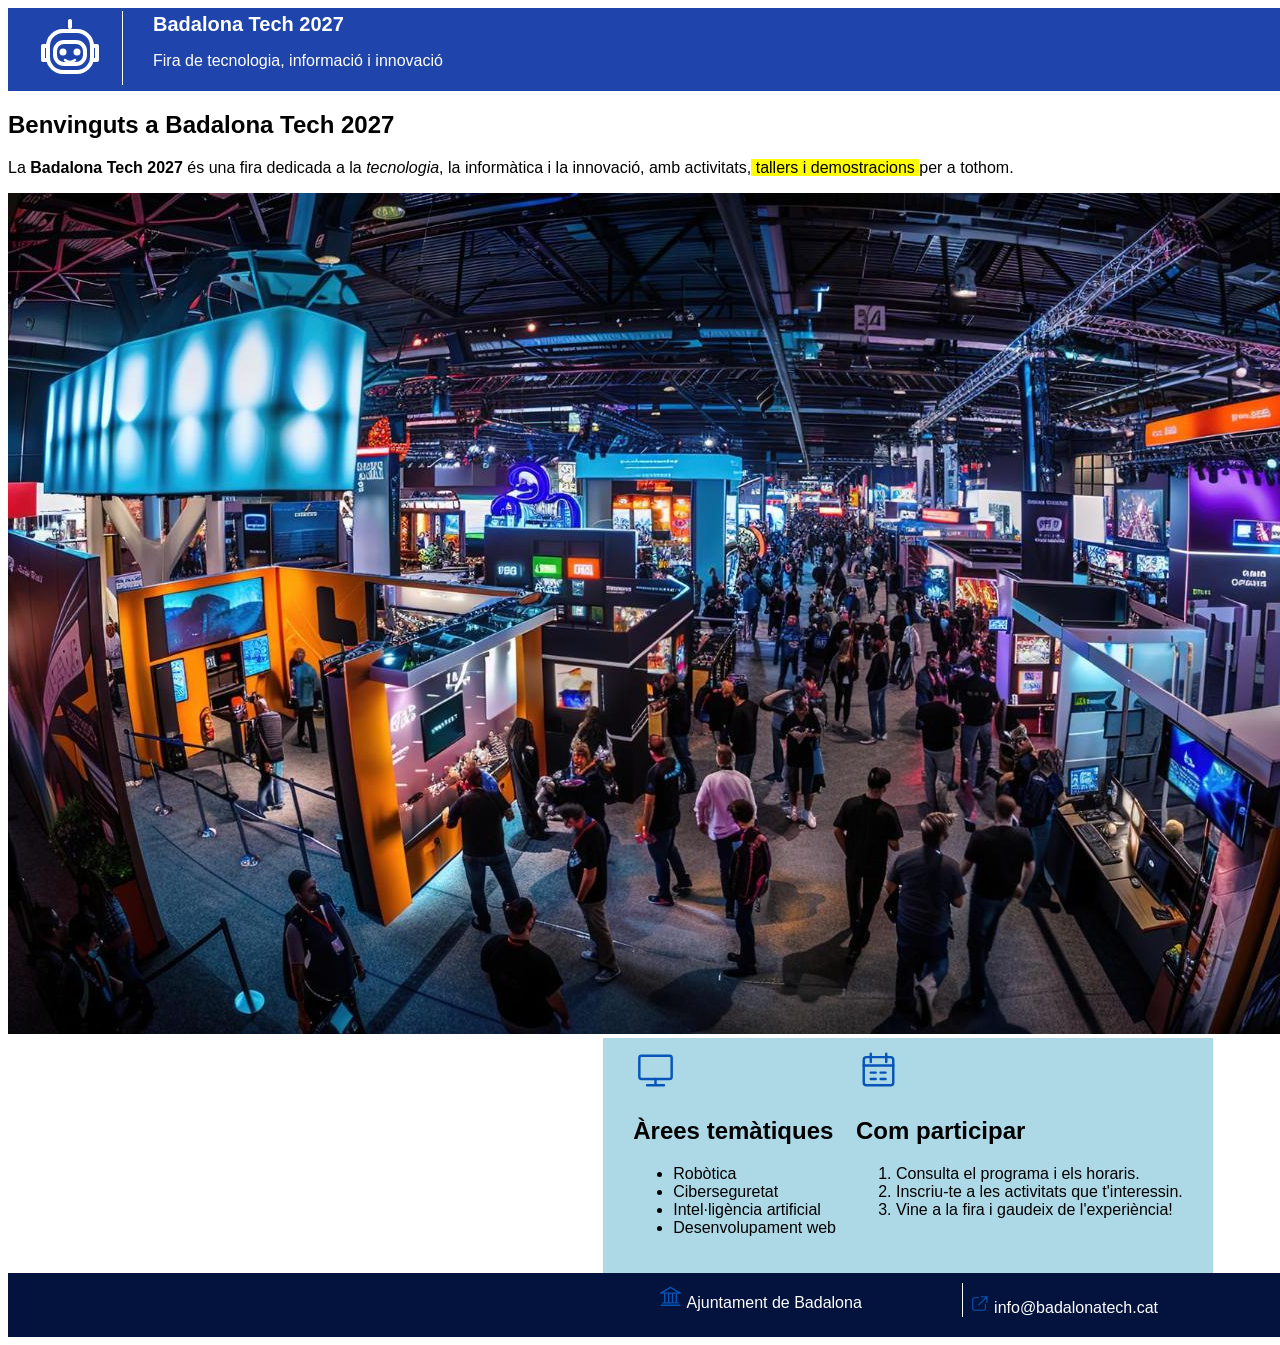
<file: index.html>
<!DOCTYPE html>
<html lang="ca">
<head>
    <meta charset="UTF-8">
    <meta name="viewport" content="width=device-width, initial-scale=1.0">
    <title>Inici</title>
    <link rel="stylesheet" href="css/estils.css">
</head>
<body>
    <header>
        <div>
            <img src="images/badalona-tech-svg/logo-robot-blanco.svg" alt="logo-robot-blanco">
        </div>
        <div id="nombre-header">
        <span>Badalona Tech 2027</span>
        <p>Fira de tecnologia, informació i innovació</p>
        </div>
        <nav>
            <ul>
                <li><a href="#" class="btn-inici">Inici</a></li>
                <li><a href="activitats.html">Activitats</a></li>
                <li><a href="horaris.html">Horaris</a></li>
                <li><a href="inscripcio.html">Inscripció</a></li>
            </ul>
        </nav>
    </header>
    <main>
        <section id="saludos">
            <div id="texto-benvinguts">
                <h1>Benvinguts a Badalona Tech 2027</h1>
                <p>La  <strong>Badalona Tech 2027</strong> és una fira dedicada a la <em>tecnologia</em>, la informàtica i la innovació, amb activitats,<mark> tallers i demostracions </mark> per a tothom.</p>
            </div>
            <div id="imagen-benvinguts">
                <img src="images/fira.jpg" alt="Imagen de Fira">
            </div>
        </section>
        
        <section id="arees-tematiques-y-com-participar">
            <div id="areas">
                <img src="images/badalona-tech-svg/ordinador.svg" alt="icono d'ordinador" width="45px">
                <h2>Àrees temàtiques</h2>
                <ul>
                    <li>Robòtica</li>
                    <li>Ciberseguretat</li>
                    <li>Intel·ligència artificial</li>
                    <li>Desenvolupament web</li>
                </ul>
            </div>
            
            <div id="participar">
                <img src="images/badalona-tech-svg/calendari.svg" alt="icono del calendari" width="45px">
                <h2>Com participar</h2>
                <ol>
                    <li>Consulta el programa i els horaris.</li>
                    <li>Inscriu-te a les activitats que t'interessin.</li>
                    <li>Vine a la fira i gaudeix de l'experiència!</li>
                </ol>
            </div>
        </section>
    </main>
    <footer>
        <div id="ajuntament">
            <img src="images/badalona-tech-svg/ajuntament.svg" alt="Torna a líndex" width="25px">
            <a href="badalona.cat">Ajuntament de Badalona</a>
        </div>

        <div id="correo">
            <img src="images/badalona-tech-svg/enllac-extern.svg" alt="enllaç extern" width="20px">
            <a href="info@badalonatech.cat">info@badalonatech.cat</a>
        </div>
        
    </footer>
</body>
</html>
</file>
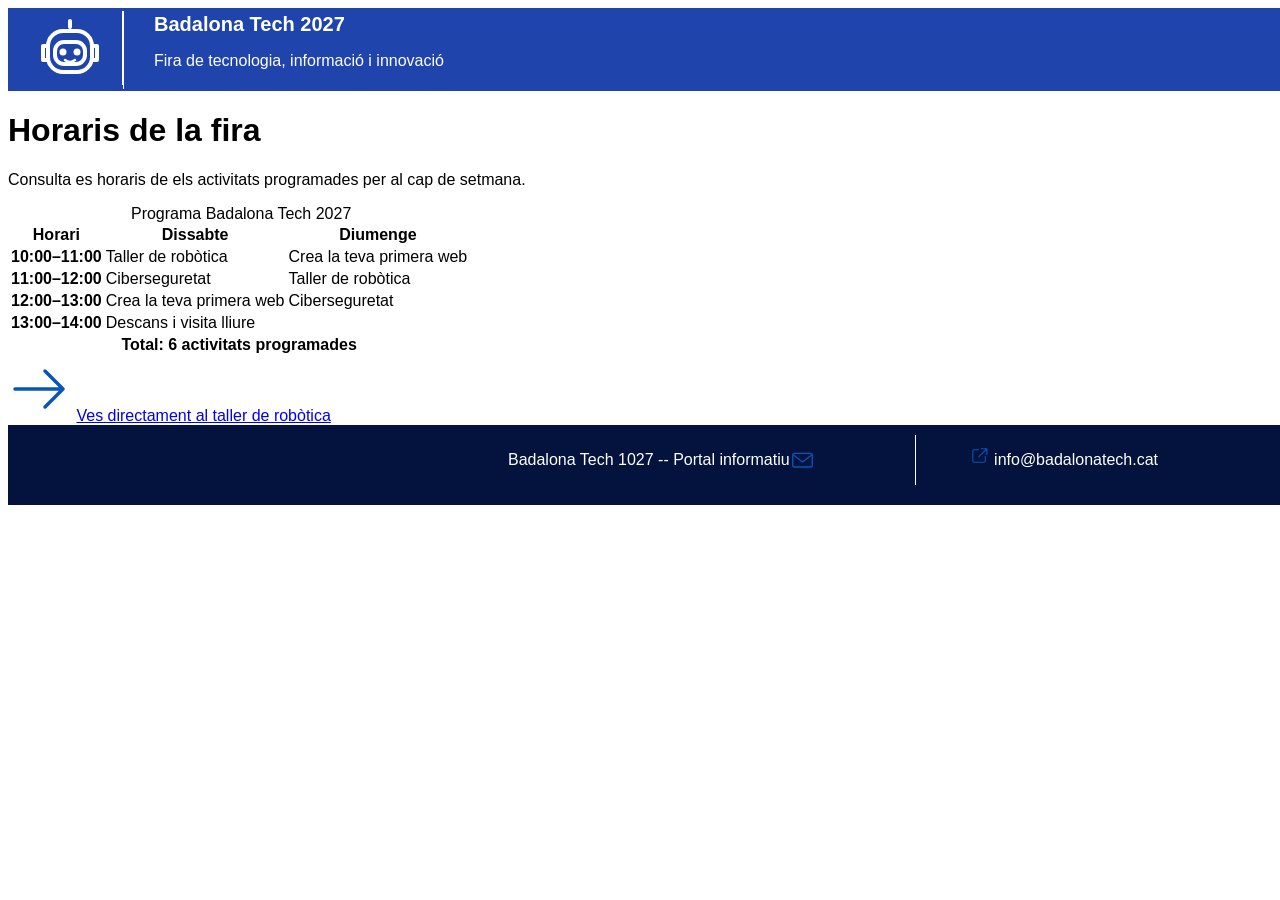
<file: horaris.html>
<!DOCTYPE html>
<html lang="ca">
<head>
    <meta charset="UTF-8">
    <meta name="viewport" content="width=device-width, initial-scale=1.0">
    <title>Horaris</title>
    <link rel="stylesheet" href="css/estils.css">
</head>
<body>
    <header>
        <div class="logotipo">
            <img src="images/badalona-tech-svg/logo-robot-blanco.svg" alt="logotipo">
        </div>
        <div id="nombre-header">
        <span>Badalona Tech 2027</span>
        <p>Fira de tecnologia, informació i innovació</p>
        </div>
        <nav>
            <ul>
                <li><a href="index.html" class="btn-inici">Inici</a></li>
                <li><a href="activitats.html">Activitats</a></li>
                <li><a href="#">Horaris</a></li>
                <li><a href="inscripcio.html">Inscripció</a></li>
            </ul>
        </nav>
    </header>
    <main>
        <h1>Horaris de la fira</h1>
        <p>Consulta es horaris de els activitats programades per al cap de setmana.</p>
        <table>
            <caption>Programa Badalona Tech 2027</caption>
            <thead>
                <tr>
                    <th>Horari</th>
                    <th>Dissabte</th>
                    <th>Diumenge</th>
                </tr>
            </thead>
            <tbody>
                <tr>
                    <th>10:00–11:00</th>
                    <td>Taller de robòtica</td>
                    <td>Crea la teva primera web</td>
                </tr>
                <tr>
                    <th>11:00–12:00</th>
                    <td>Ciberseguretat</td>
                    <td>Taller de robòtica</td>
                </tr>
                <tr>
                    <th>12:00–13:00</th>
                    <td>Crea la teva primera web</td>
                    <td>Ciberseguretat</td>
                </tr>
                <tr>
                    <th>13:00–14:00</th>
                    <td colspan="2">Descans i visita lliure</td>
                    <td></td>
                </tr>
            </tbody>
            <tfoot>
                <tr>
                    <th colspan="3">Total: 6 activitats programades</th>
                </tr>
            </tfoot>
        </table>
        <div>
            <img src="images/badalona-tech-svg/fletxa-dreta.svg" alt="Ves directament al taller de robòtica">
            <a href="activitats.html">Ves directament al taller de robòtica</a>
        </div>
    </main>
    <footer>
        <div id="badalona-tech">
            <p>Badalona Tech 1027 -- Portal informatiu</p>
            <img src="images/badalona-tech-svg/correu.svg" alt="enllaç extern" width="25px">
        </div>
        <div id="correo">
            <img src="images/badalona-tech-svg/enllac-extern.svg" alt="enllaç extern" width="20px">
            <a href="info@badalonatech.cat">info@badalonatech.cat</a>
        </div>
    </footer>
</body>
</html>
</file>
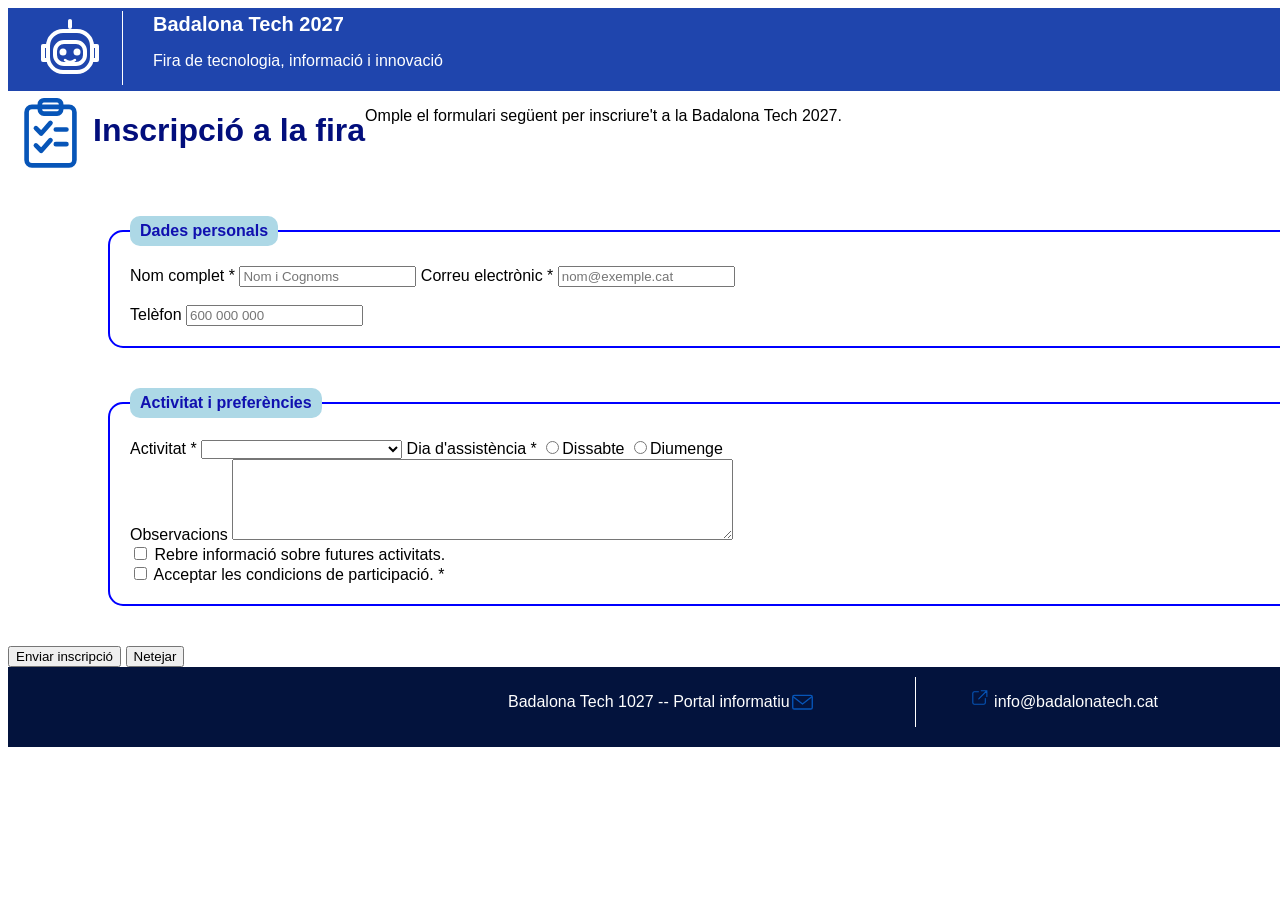
<file: inscripcio.html>
<!DOCTYPE html>
<html lang="ca">
<head>
    <meta charset="UTF-8">
    <meta name="viewport" content="width=device-width, initial-scale=1.0">
    <title>Inscripció</title>
    <link rel="stylesheet" href="css/estils.css">
</head>
<body>
    <header>
        <div>
            <img src="images/badalona-tech-svg/logo-robot-blanco.svg" alt="logotipo">
        </div>
        <div id="nombre-header">
        <span>Badalona Tech 2027</span>
        <p>Fira de tecnologia, informació i innovació</p>
        </div>
        <nav>
            <ul>
                <li><a href="index.html" class="btn-inici">Inici</a></li>
                <li><a href="activitats.html">Activitats</a></li>
                <li><a href="horaris.html">Horaris</a></li>
                <li><a href="#">Inscripció</a></li>
            </ul>
        </nav>
    </header>

    <main>
        <div id="titulo-fira">
            <img src="images/badalona-tech-svg/clip.svg" alt="Image d'un clip" width="85px">
            <div id="titulo-fira">
                <h1>Inscripció a la fira</h1>
                <p>Omple el formulari següent per inscriure't a la Badalona Tech 2027.</p>
            </div>
        </div>
        
        <form action="index.html" method="get">
            <fieldset>
                <legend>Dades personals</legend>
                <div>
                    <label for="nom">Nom complet *</label>
                    <input type="text" id="nom" name="nom-complet" placeholder="Nom i Cognoms" required>

                    <label for="correu">Correu electrònic *</label>
                    <input type="email" id="correu" name="correu-electronic" placeholder="nom@exemple.cat" required>
                </div>
                <br>
                <label for="tel">Telèfon</label>
                <input type="tel" id="tel" name="telefon" min="9" max="11" placeholder="600 000 000">
            </fieldset>
            <fieldset>
                <legend>Activitat i preferències</legend>
                <div>
                    <label for="act">Activitat *</label>
                    <select name="activitat" id="act" placeholder="--Selecciona una acticvitat--" required>
                        <option value="0"></option>
                        <option value="1">Taller de robòtica</option>
                        <option value="2">Introducció a la ciberseguretat</option>
                        <option value="3">Crea la teva primera web</option>
                    </select>
                    <label for="dia">Dia d'assistència *
                    <input type="radio" name="dia-dassistencia" id="dia" required>Dissabte
                    <input type="radio" name="dia-dassistencia" id="dia" required>Diumenge
                    </label> 
                </div>
                <label for="observacions">Observacions</label>
                <textarea name="observacio" id="observacions" cols="60" rows="5"></textarea>
                <br>
                
                <input type="checkbox" id="info" name="informacio">
                <label for="info">Rebre informació sobre futures activitats.</label>

                <br>

                <input type="checkbox" id="condicions" name="condicio" required>
                <label for="condicions">Acceptar les condicions de participació. *</label>
            </fieldset>
            <div id="botones">
            <button class="btn-azul" type="submit">Enviar inscripció</button>
            <button class="btn-blanco" type="reset">Netejar</button>   
        </div>
        </form>
    </main>
    <footer>
        <div id="badalona-tech">
            <p>Badalona Tech 1027 -- Portal informatiu</p>
            <img src="images/badalona-tech-svg/correu.svg" alt="enllaç extern" width="25px">
        </div>
        <div id="correo">
            <img src="images/badalona-tech-svg/enllac-extern.svg" alt="enllaç extern" width="20px">
            <a href="info@badalonatech.cat">info@badalonatech.cat</a>
        </div>
    </footer>
</body>
</html>
</file>
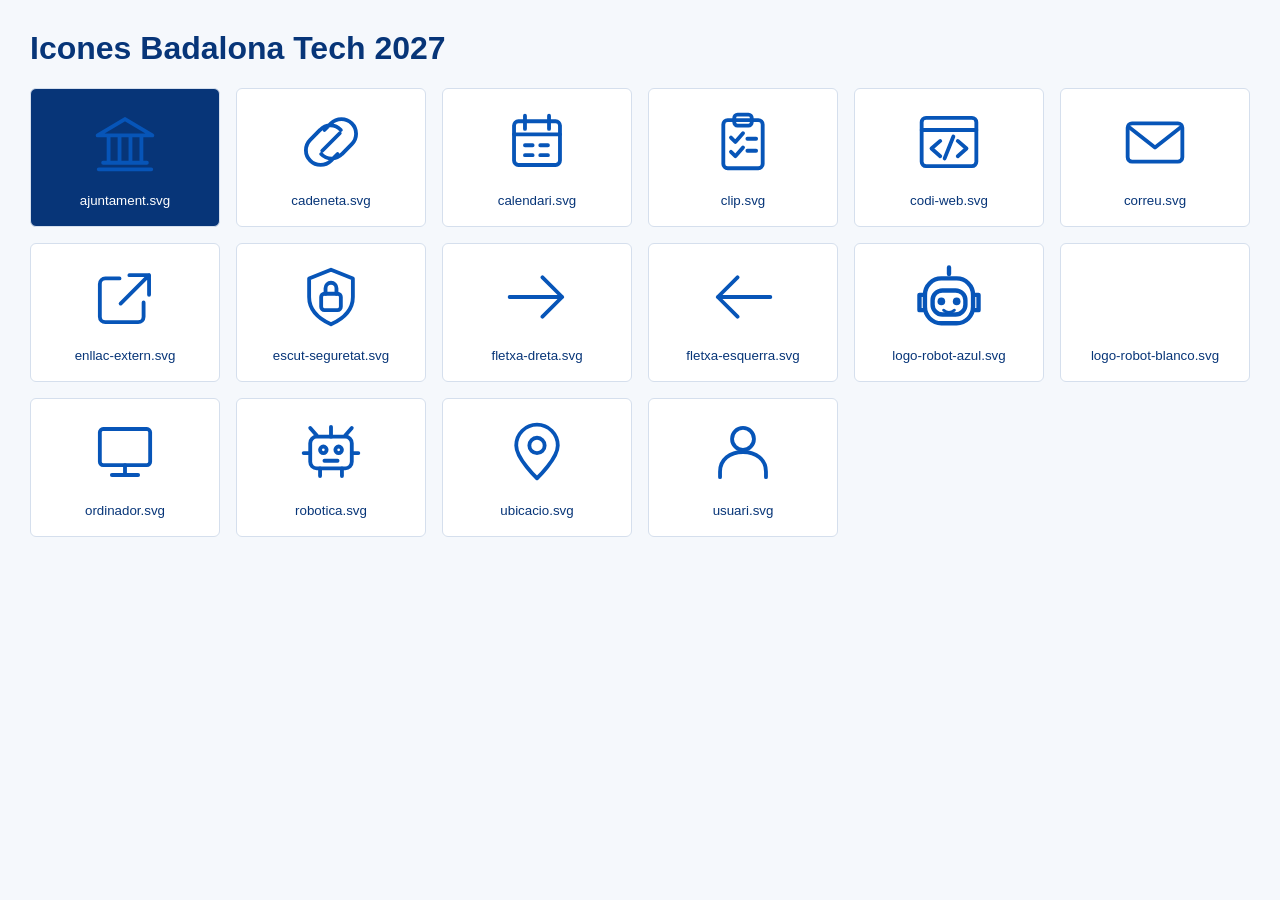
<file: images/badalona-tech-svg/vista-previa.html>
<!doctype html><html lang="ca"><meta charset="utf-8"><title>Icones Badalona Tech 2027</title><style>body{font-family:Arial,sans-serif;margin:30px;background:#f5f8fc;color:#073578}main{display:grid;grid-template-columns:repeat(auto-fill,minmax(170px,1fr));gap:16px}article{background:white;border:1px solid #d5dfed;padding:18px;text-align:center;border-radius:6px}img{width:70px;height:70px}article:first-child{background:#073578;color:white}small{display:block;margin-top:12px}</style><h1>Icones Badalona Tech 2027</h1><main><article><img src="ajuntament.svg" alt="ajuntament"><small>ajuntament.svg</small></article><article><img src="cadeneta.svg" alt="cadeneta"><small>cadeneta.svg</small></article><article><img src="calendari.svg" alt="calendari"><small>calendari.svg</small></article><article><img src="clip.svg" alt="clip"><small>clip.svg</small></article><article><img src="codi-web.svg" alt="codi-web"><small>codi-web.svg</small></article><article><img src="correu.svg" alt="correu"><small>correu.svg</small></article><article><img src="enllac-extern.svg" alt="enllac-extern"><small>enllac-extern.svg</small></article><article><img src="escut-seguretat.svg" alt="escut-seguretat"><small>escut-seguretat.svg</small></article><article><img src="fletxa-dreta.svg" alt="fletxa-dreta"><small>fletxa-dreta.svg</small></article><article><img src="fletxa-esquerra.svg" alt="fletxa-esquerra"><small>fletxa-esquerra.svg</small></article><article><img src="logo-robot-azul.svg" alt="logo-robot-azul"><small>logo-robot-azul.svg</small></article><article><img src="logo-robot-blanco.svg" alt="logo-robot-blanco"><small>logo-robot-blanco.svg</small></article><article><img src="ordinador.svg" alt="ordinador"><small>ordinador.svg</small></article><article><img src="robotica.svg" alt="robotica"><small>robotica.svg</small></article><article><img src="ubicacio.svg" alt="ubicacio"><small>ubicacio.svg</small></article><article><img src="usuari.svg" alt="usuari"><small>usuari.svg</small></article></main></html>
</file>
<file: css/estils.css>
body{
    font-family: Arial, Helvetica, sans-serif;
    width: 1800px;
}
header{
    display: flex;
    background-color: rgb(31, 69, 173);
    color: white;
    flex-direction: row;
    align-items: center;
}
header nav ul li a{
    text-decoration: none;
    color: white;
    gap: 20px;
}
header nav ul li{
    list-style: none;
    padding-right: 20px;
}
header img{
    border-right: 1px solid white;
    padding: 5px 20px 5px 30px;
}
#nombre-header{
    padding: 5px 0px 5px 30px;
}
span{
    font-weight: 800;
    font-size: 20px;
}
header nav ul{
    display: flex;
    flex-direction: row;
    align-items: center;
    gap: 30px;
    justify-content: end;
    margin-left: 900px;
}
#nombre-header{
    justify-content: start;
}
.btn-inici{
    background-color: rgb(15, 159, 255);
    padding: 10px 20px 10px 20px;
    border-radius: 7px;
}
.logotipo{
    border-right: 1px solid white;
}
footer{
    display: flex;
    background-color: rgb(3, 19, 61);
    color: white;
    justify-content: space-between;
    padding-top: 10px;
    padding-bottom: 20px;
    justify-content: baseline;
}
footer a{
    text-decoration: none;
    color: white;
}
#ajuntament{
    padding-left: 650px;
    padding-right: 100px;
    border-right: 1px solid white;
}
#correo{
    padding-right: 650px;
    margin-top: 10px;
}
#badalona-tech{
    display: flex;
    padding-left: 500px;
    padding-right: 100px;
    border-right: 1px solid white;
}
fieldset{
    border: 2px solid blue;
    border-radius: 15px;
    margin: 40px 100px 40px 100px;
    padding: 20px;
}
legend{
    color: rgb(16, 16, 175);
    background-color: lightblue;
    border-radius: 10px;
    padding: 6px 10px 6px 10px;
    font-weight: 800;
}
#titulo-fira{
    display: flex;
}
#titulo-fira h1{
    color: rgb(2, 14, 124);
}
#imagen-benvinguts{
    width: 10px;
    border-radius: 15px;
}
#arees-tematiques-y-com-participar{
    display: flex;
    justify-content: center;
}
#areas{
    background-color: lightblue;
    padding: 10px 10px 20px 30px;
}
#participar{
    background-color: lightblue;
    padding: 10px 30px 20px 10px;
}
</file>
